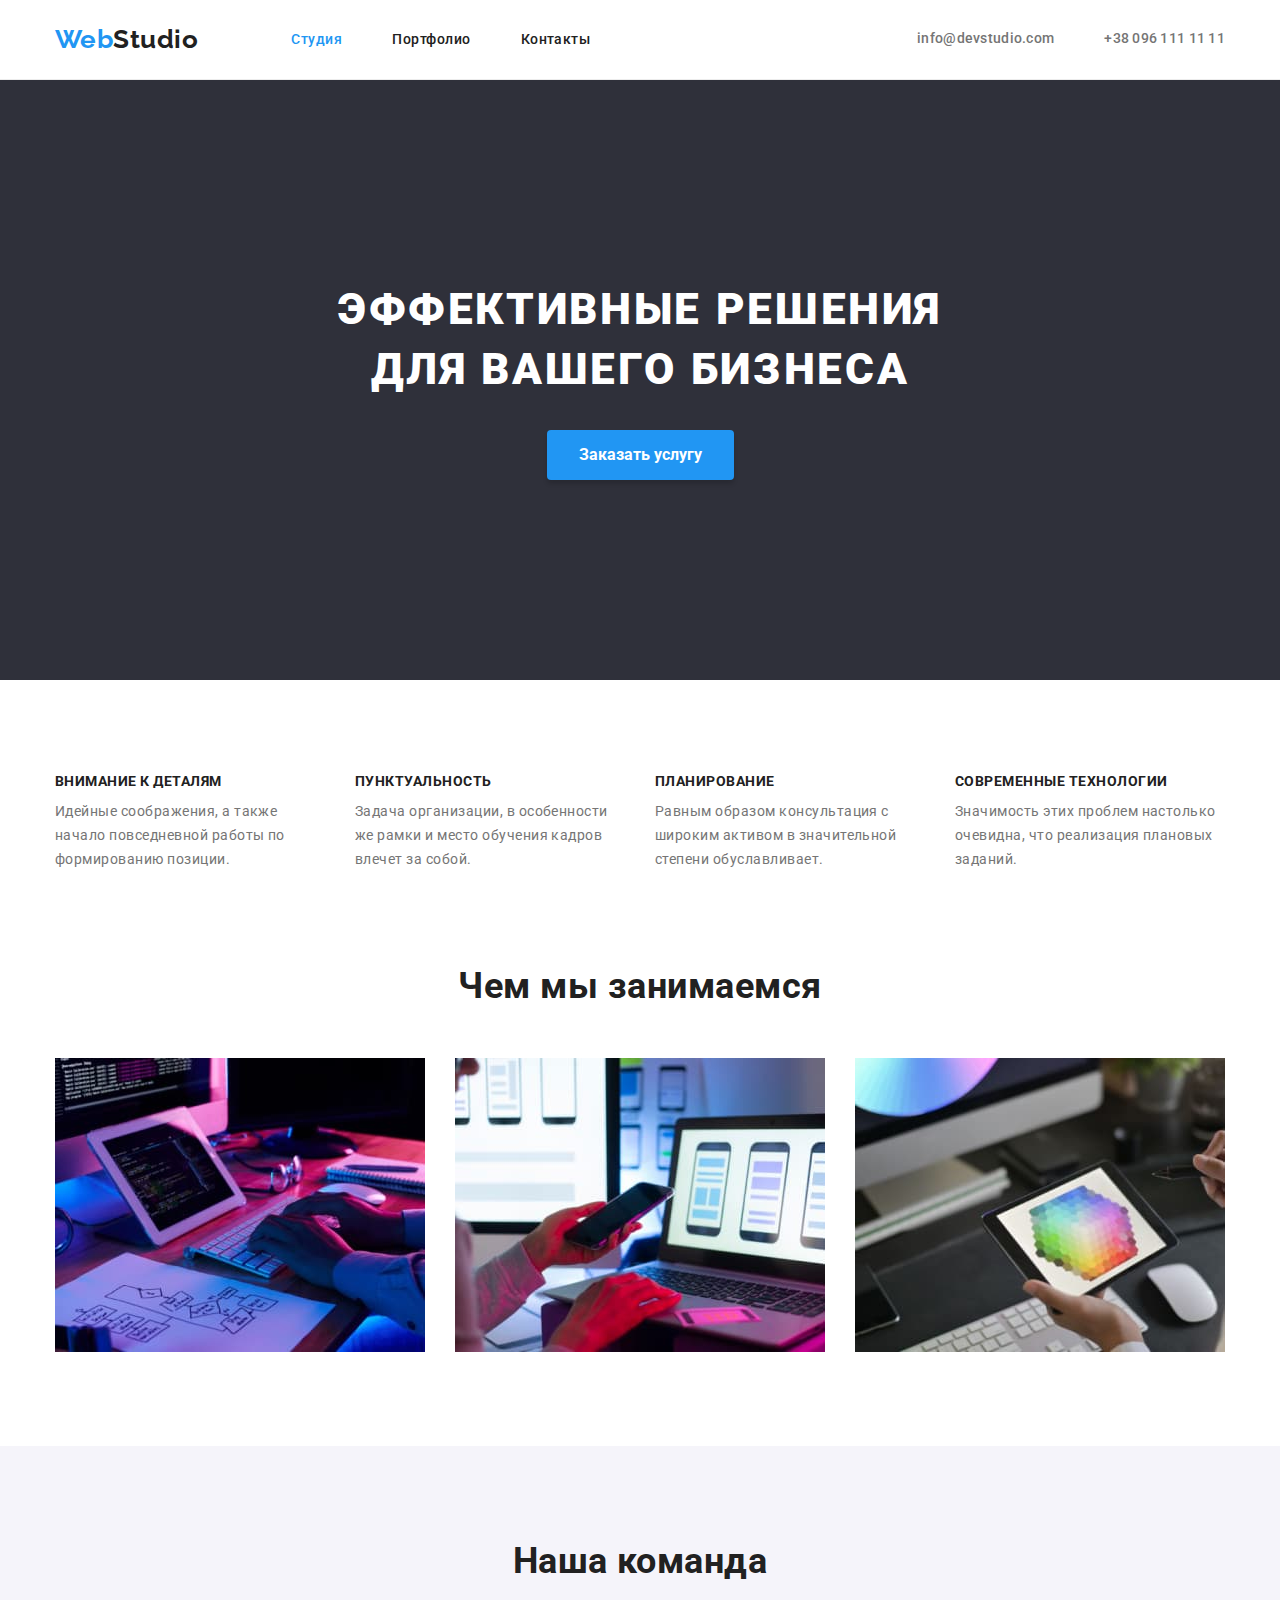
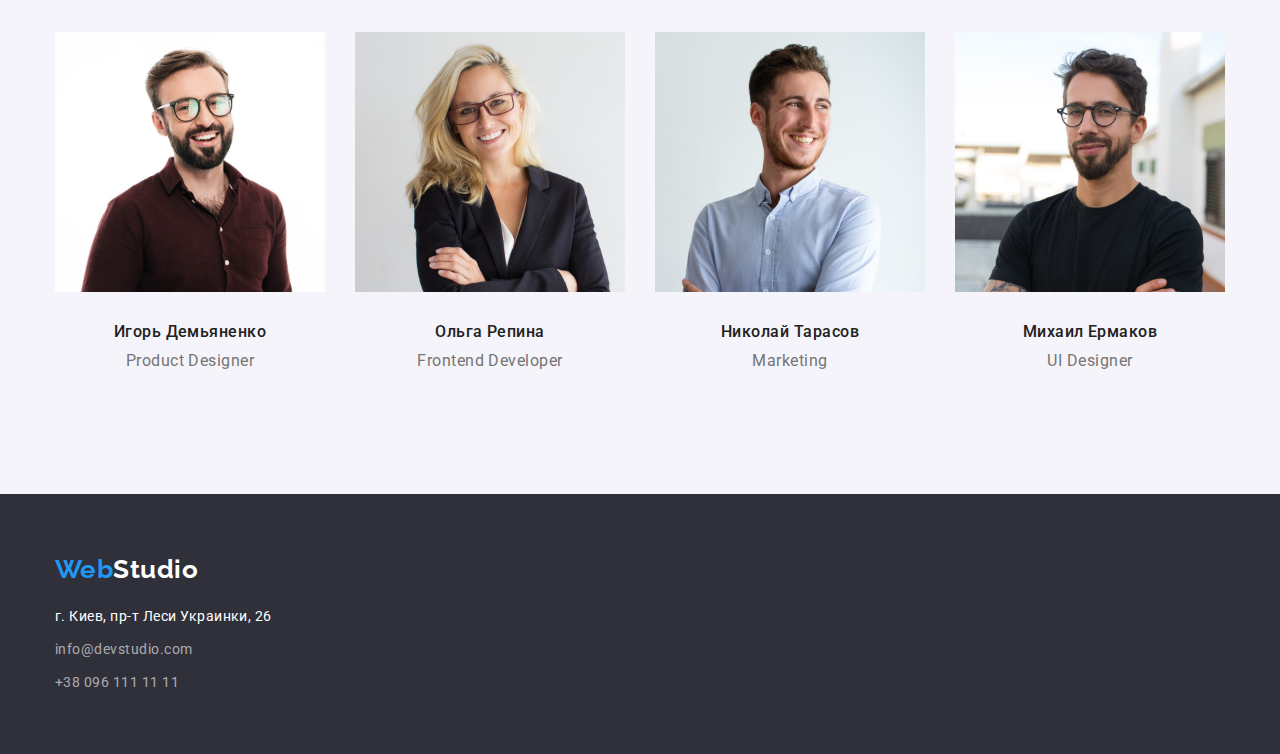
<file: index.html>
<!DOCTYPE html>
<html lang="ru">
  <head>
    <meta charset="UTF-8" />
    <meta http-equiv="X-UA-Compatible" content="IE=edge" />
    <meta name="viewport" content="width=device-width, initial-scale=1.0" />
    <title>Студия</title>
    <link rel="preconnect" href="https://fonts.googleapis.com" />
    <link rel="preconnect" href="https://fonts.gstatic.com" crossorigin />
    <link
      href="https://fonts.googleapis.com/css2?family=Raleway:wght@700&family=Roboto:wght@400;500;700;900&display=swap"
      rel="stylesheet"
    />
    <link
      rel="stylesheet"
      href="https://cdnjs.cloudflare.com/ajax/libs/modern-normalize/1.1.0/modern-normalize.min.css"
    />
    <link rel="stylesheet" href="./css/styles.css" />
  </head>

  <body>
    <!--главный блок навигации-->
    <!--Header-->

    <header class="header">
      <div class="container">
        <a href="" class="logo"><span class="logo-accent">Web</span>Studio</a>

        <nav class="site-nav">
          <ul class="header-list list">
            <li class="header-link">
              <a href="./index.html" class="link current">Студия</a>
            </li>
            <li class="header-link">
              <a href="./portfolio.html" class="link">Портфолио</a>
            </li>
            <li class="header-link">
              <a href="" class="link">Контакты</a>
            </li>
          </ul>
        </nav>

        <!--Contact list-->
        <ul class="contact list">
          <li class="contact-item">
            <a href="mailto:info@devstudio.com" class="link"
              >info@devstudio.com</a
            >
          </li>
          <li class="contact-item">
            <a href="tel:+380961111111" class="link">+38 096 111 11 11</a>
          </li>
        </ul>
      </div>
    </header>

    <!-- hero -->
    <main>
      <section class="hero">
        <div class="container">
          <h1 class="hero-title">Эффективные решения для вашего бизнеса</h1>
          <button type="button" class="hero-button">Заказать услугу</button>
        </div>
      </section>

      <!-- Features -->
      <section class="features">
        <!--to hide h2-->
        <h2 style="display: none">Наши особенности</h2>
        <div class="container">
          <ul class="features-list list">
            <li class="features-item">
              <h3 class="features-title">Внимание к деталям</h3>
              <p class="features-text">
                Идейные соображения, а также начало повседневной работы по
                формированию позиции.
              </p>
            </li>

            <li class="features-item">
              <h3 class="features-title">Пунктуальность</h3>
              <p class="features-text">
                Задача организации, в особенности же рамки и место обучения
                кадров влечет за собой.
              </p>
            </li>

            <li class="features-item">
              <h3 class="features-title">Планирование</h3>
              <p class="features-text">
                Равным образом консультация с широким активом в значительной
                степени обуславливает.
              </p>
            </li>

            <li class="features-item">
              <h3 class="features-title">Современные технологии</h3>
              <p class="features-text">
                Значимость этих проблем настолько очевидна, что реализация
                плановых заданий.
              </p>
            </li>
          </ul>
        </div>
      </section>

      <!-- Photos -->
      <section class="section">
        <div class="container">
          <h2 class="section-title">Чем мы занимаемся</h2>

          <ul class="cards-list list">
            <li class="card-item">
              <img
                src="./images/img_1.jpg"
                alt="Работа на компьютере"
                width="370"
              />
            </li>
            <li class="card-item">
              <img
                src="./images/img_2.jpg"
                alt="Работа на компьютере и телефоне"
                width="370"
              />
            </li>
            <li class="card-item">
              <img
                src="./images/img_3.jpg"
                alt="Работа на компьютере и планшете"
                width="370"
              />
            </li>
          </ul>
        </div>
      </section>

      <!--Our team-->
      <section class="team section">
        <div class="container">
          <h2 class="section-title">Наша команда</h2>
          <ul class="team-member-list list">
            <li class="team-member-item">
              <img
                class="member-photo"
                src="./images/img_product_designer.jpg"
                alt="Product Designer"
                width="270"
              /> 
              <div class="member-info">
              <h3 class="team-member-name">Игорь Демьяненко</h3>
              <p lang="en" class="team-member-position">Product Designer</p>
            </li>
            <li class="team-member-item">
              <img
                class="member-photo"
                src="./images/img_frontend_developer.jpg"
                alt="Frontend Developer"
                width="270"
              /> 
              <div class="member-info">
              <h3 class="team-member-name">Ольга Репина</h3>
              <p lang="en" class="team-member-position">Frontend Developer</p>
              </div>
            </li>
            <li class="team-member-item">
              <img
                class="member-photo"
                src="./images/img_marketing.jpg"
                alt="Marketing"
                width="270"
              /> 
              <div class="member-info">
              <h3 class="team-member-name">Николай Тарасов</h3>
              <p lang="en" class="team-member-position">Marketing</p>
              </div>
            </li>
            <li class="team-member-item">
              <img
                class="member-photo"
                src="./images/img_ui_designer.jpg"
                alt="UI Designer"
                width="270"
              /> 
              <div class="member-info">
              <h3 class="team-member-name">Михаил Ермаков</h3>
              <p lang="en" class="team-member-position">UI Designer</p> 
            </div>
            </li>
          </ul>
        </div>
      </section>
    </main>

    <!-- Footer -->
    <footer class="footer">
      <div class="container">
        <a href="" class="logo"> <span class="logo-accent">Web</span>Studio </a>
        <!-- Footer contacts -->
        <address class="address">г. Киев, пр-т Леси Украинки, 26</address>

        <ul class="ft-contact list">
          <li class="ft-contact-item">
            <a href="mailto:info@devstudio.com" class="link">
              info@devstudio.com
            </a>
          </li>
          <li class="ft-contact-item">
            <a href="tel:+380961111111" class="link">+38 096 111 11 11</a>
          </li>
        </ul>
      </div>
    </footer>
  </body>
</html>
</file>
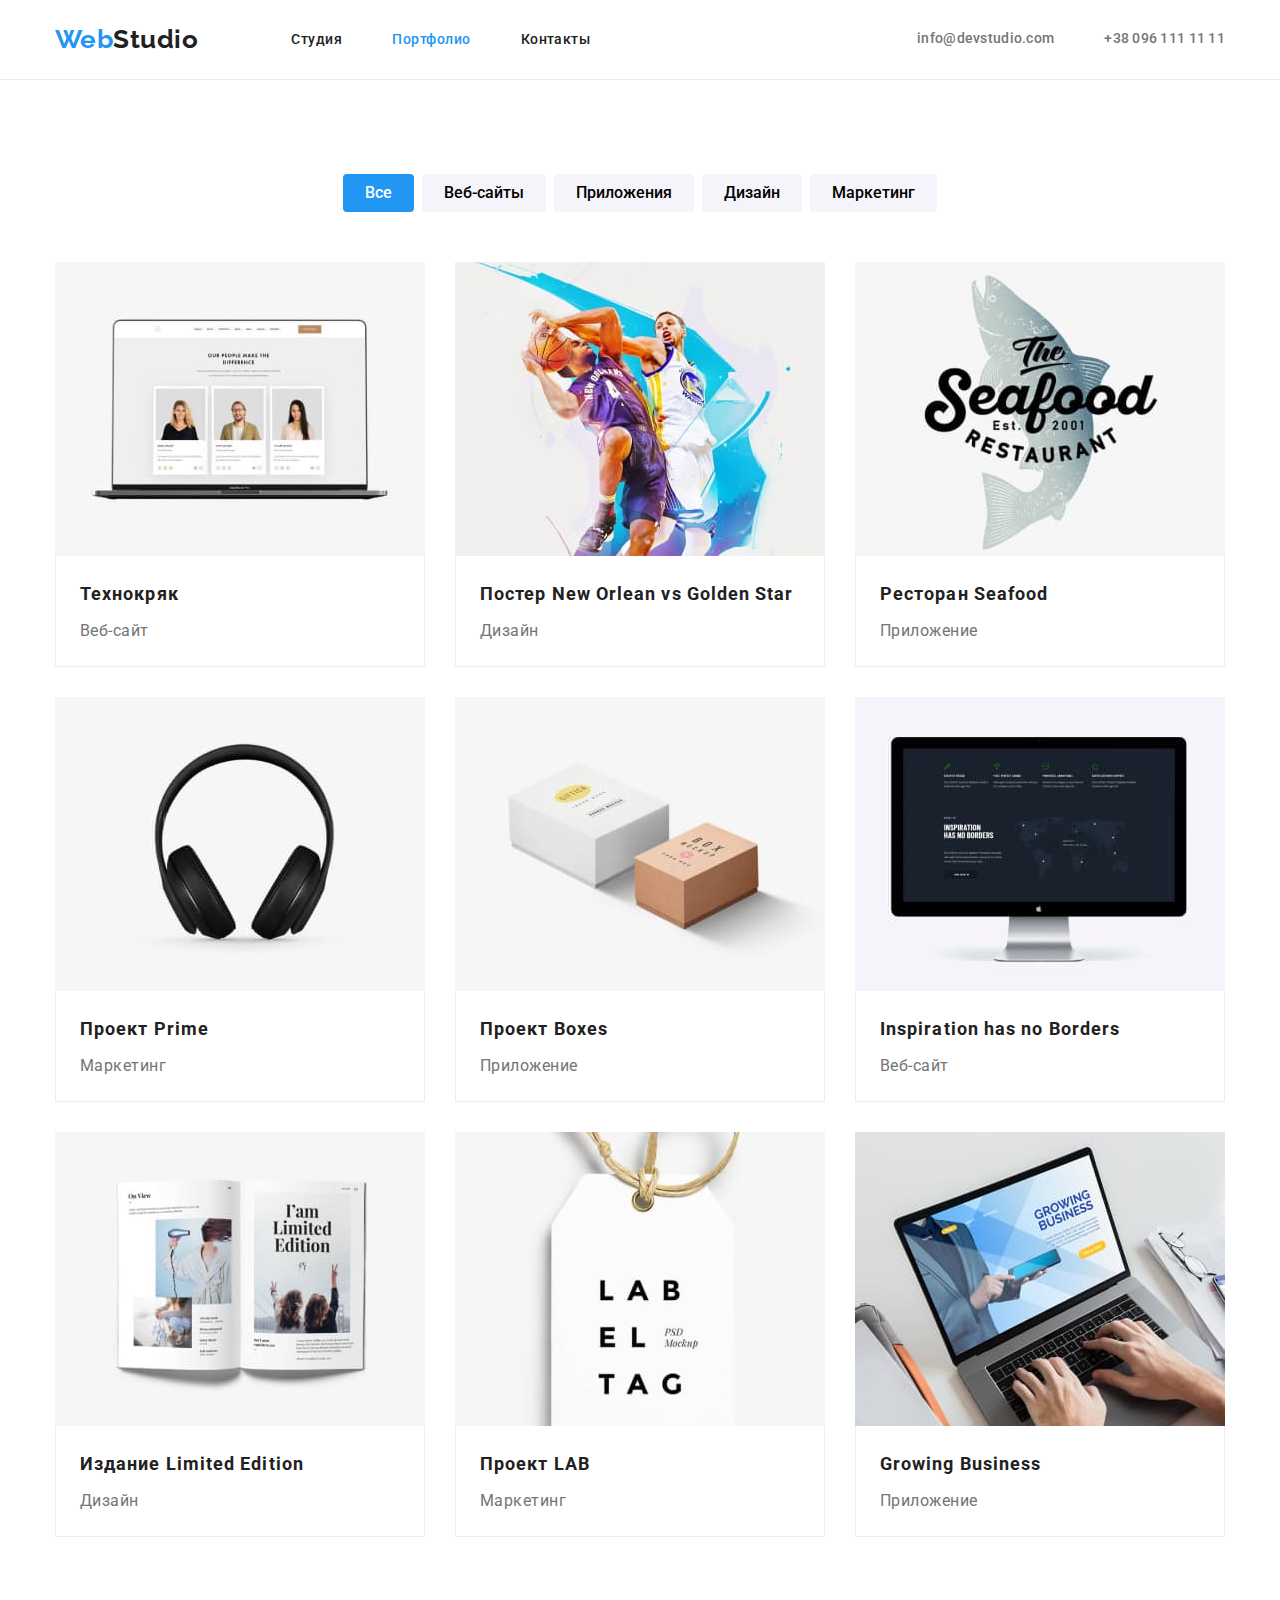
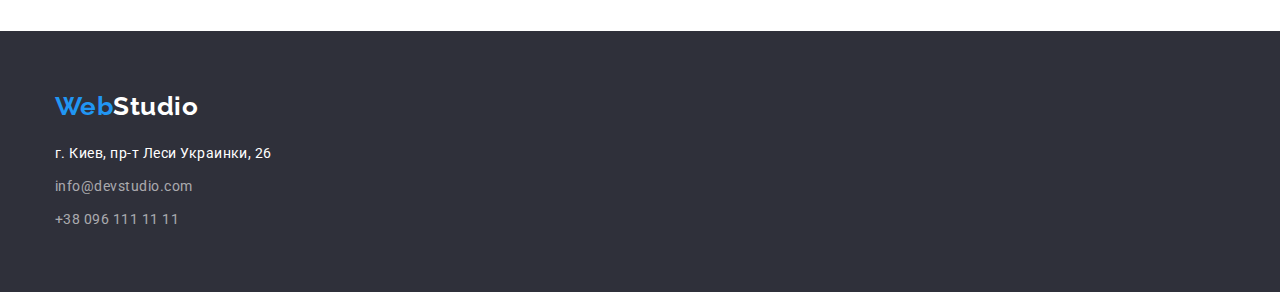
<file: portfolio.html>
<!DOCTYPE html>
<html lang="ru">
  <head>
    <meta charset="UTF-8" />
    <meta http-equiv="X-UA-Compatible" content="IE=edge" />
    <meta name="viewport" content="width=device-width, initial-scale=1.0" />
    <title>Портфолио</title>
    <link rel="preconnect" href="https://fonts.googleapis.com" />
    <link rel="preconnect" href="https://fonts.gstatic.com" crossorigin />
    <link
      href="https://fonts.googleapis.com/css2?family=Raleway:wght@700&family=Roboto:wght@400;500;700;900&display=swap"
      rel="stylesheet"
    />
    <link
      rel="stylesheet"
      href="https://cdnjs.cloudflare.com/ajax/libs/modern-normalize/1.1.0/modern-normalize.min.css"
    />
    <link rel="stylesheet" href="./css/styles.css" />
  </head>
  <body>
    <!--главный блок навигации-->
    <!--Header-->

    <header class="header">
      <div class="container">
        <a href="" class="logo"><span class="logo-accent">Web</span>Studio</a>

        <nav class="site-nav">
          <ul class="header-list list">
            <li class="header-link">
              <a href="./index.html" class="link">Студия</a>
            </li>
            <li class="header-link">
              <a href="./portfolio.html" class="link current">Портфолио</a>
            </li>
            <li class="header-link">
              <a href="" class="link">Контакты</a>
            </li>
          </ul>
        </nav>
        <!--Contact list-->
        <ul class="contact list">
          <li class="contact-item">
            <a href="mailto:info@devstudio.com" class="link"
              >info@devstudio.com</a
            >
          </li>
          <li class="contact-item">
            <a href="tel:+380961111111" class="link">+38 096 111 11 11</a>
          </li>
        </ul>
      </div>
    </header>
    <!-- Filters -->

    <main>
      <!--to hide h1-->
      <h1 style="display: none">Портфолио</h1>

      <!-- Projects -->
      <section class="section">
        <div class="container">
          <ul class="filter-list list">
            <li class="list-item">
              <button type="button" class="button current">Все</button>
            </li>
            <li class="list-item">
              <button type="button" class="button">Веб-сайты</button>
            </li>
            <li class="list-item">
              <button type="button" class="button">Приложения</button>
            </li>
            <li class="list-item">
              <button type="button" class="button">Дизайн</button>
            </li>
            <li class="list-item">
              <button type="button" class="button">Маркетинг</button>
            </li>
          </ul>

          <ul class="project-list list">
            <li class="project">
              <img
                src="./images/technokryak.jpg"
                alt="Технокряк"
                class="project-photo"
                width="370"
              />
              <div class="project-info">
                <h2 class="project-title">Технокряк</h2>
                <p class="project-item">Веб-сайт</p>
              </div>
            </li>

            <li class="project">
              <img
                src="./images/poster.jpg"
                alt="Постер New Orlean vs Golden Star"
                class="project-photo"
                width="370"
              />
              <div class="project-info">
                <h2 class="project-title">Постер New Orlean vs Golden Star</h2>
                <p class="project-item">Дизайн</p>
              </div>
            </li>

            <li class="project">
              <img
                src="./images/restaurant.jpg"
                alt="Ресторан Seafood"
                class="project-photo"
                width="370"
              />
              <div class="project-info">
                <h2 class="project-title">Ресторан Seafood</h2>
                <p class="project-item">Приложение</p>
              </div>
            </li>

            <li class="project">
              <img
                src="./images/project_prime.jpg"
                alt="Проект Prime"
                class="project-photo"
                width="370"
              />
              <div class="project-info">
                <h2 class="project-title">Проект Prime</h2>
                <p class="project-item">Маркетинг</p>
              </div>
            </li>

            <li class="project">
              <img
                src="./images/project_boxes.jpg"
                alt="Проект Boxes"
                class="project-photo"
                width="370"
              />
              <div class="project-info">
                <h2 class="project-title">Проект Boxes</h2>
                <p class="project-item">Приложение</p>
              </div>
            </li>

            <li class="project">
              <img
                src="./images/inspiration.jpg"
                alt="Inspiration has no Borders"
                class="project-photo"
                width="370"
              />
              <div class="project-info">
                <h2 lang="en" class="project-title">
                  Inspiration has no Borders
                </h2>
                <p class="project-item">Веб-сайт</p>
              </div>
            </li>

            <li class="project">
              <img
                src="./images/limited_edition.jpg"
                alt="Издание Limited Edition"
                class="project-photo"
                width="370"
              />
              <div class="project-info">
                <h2 class="project-title">Издание Limited Edition</h2>
                <p class="project-item">Дизайн</p>
              </div>
            </li>

            <li class="project">
              <img
                src="./images/project_lab.jpg"
                alt="Проект LAB"
                class="project-photo"
                width="370"
              />
              <div class="project-info">
                <h2 class="project-title">Проект LAB</h2>
                <p class="project-item">Маркетинг</p>
              </div>
            </li>

            <li class="project">
              <img
                src="./images/growing_business.jpg"
                alt="Growing Business"
                class="project-photo"
                width="370"
              />
              <div class="project-info">
                <h2 lang="en" class="project-title">Growing Business</h2>
                <p class="project-item">Приложение</p>
              </div>
            </li>
          </ul>
        </div>
      </section>
    </main>

    <!-- Footer -->
    <footer class="footer">
      <div class="container">
        <a href="" class="logo"> <span class="logo-accent">Web</span>Studio </a>

        <!-- Footer contacts -->
        <address class="address">г. Киев, пр-т Леси Украинки, 26</address>

        <ul class="ft-contact list">
          <li class="ft-contact-item">
            <a href="mailto:info@devstudio.com" class="link">
              info@devstudio.com
            </a>
          </li>
          <li class="ft-contact-item">
            <a href="tel:+380961111111" class="link">+38 096 111 11 11</a>
          </li>
        </ul>
      </div>
    </footer>
  </body>
</html>
</file>
<file: css/styles.css>
:root {
  --primary-text-color: #212121;
  --secondary-text-color: #757575;
  --accent-color: #2196f3;
  --accent-background-color: #2196f3;
  --accent-white-color: #ffff;
}
html {
  box-sizing: border-box;
}
p,
h1,
h2,
h3 {
  margin: 0;
}
ul,
ol {
  margin: 0;
  padding-left: 0;
}

img {
  display: block;
}

body {
  color: var(--primary-text-color);
  font-family: "Roboto", sans-serif;
  letter-spacing: 0.03em;
  background-color: #fff;
}

.container {
  width: 1200px;
  margin: 0 auto;
  padding: 0 15px;
}
.section {
  padding: 94px 0;
}

/* to delete all markers */
.list {
  padding: 0;
  margin: 0;
  list-style: none;
}
/* Buttons */
.button {
  font-family: inherit;
  font-weight: 500;
  font-size: 16px;
  line-height: 1.63;
  background: #f5f4fa;
  border-radius: 4px;
  border: 1px transparent;
  cursor: pointer;
  padding: 6px 22px;
}
button:focus,
button:hover {
  color: #fff;
  background-color: var(--accent-background-color);
}

/* all links style */
.link {
  font-weight: 500;
  font-size: 14px;
  line-height: 1.14;
  text-decoration: none;
  color: var(--primary-text-color);
}

/* header */
.header {
  border-bottom: 1px solid #ececec;
  padding: 24px 0;
}

.header .link.current {
  color: var(--accent-color);
}

.header .logo {
  margin-right: 93px;
}
.logo {
  font-family: "Raleway";
  font-weight: 700;
  font-size: 26px;
  line-height: 1.19;
  text-decoration: none;
  color: var(--primary-text-color);
}

.logo-accent {
  color: #2196f3;
}

.logo:hover,
.logo:focus {
  text-decoration-color: var(--accent-color);
}

.header .container {
  display: flex;
  align-items: center;
}

.header-list {
  display: flex;
  align-items: center;
}
.header-link:not(:last-child) {
  margin-right: 50px;
}

/* contacts section */
.contact {
  margin-left: auto;
  display: flex;
  justify-content: flex-end;
}
.contact-item {
  font-weight: 500;
  font-size: 14px;
  line-height: 1.14;
  letter-spacing: 0.02em;
  color: var(--secondary-text-color);
}
.contact-item .link {
  color: var(--secondary-text-color);
}

.contact-item:not(:last-child) {
  margin-right: 50px;
}

/* Footer */
.footer {
  background-color: #2f303a;
  padding: 60px 0;
}

.footer .logo {
  color: var(--accent-white-color);
  margin-bottom: 20px;
  display: inline-block;
}
.address {
  font-style: normal;
  font-size: 14px;
  line-height: 1.71;
  color: var(--accent-white-color);
  margin-bottom: 9px;
}

.footer .link {
  font-size: 14px;
  line-height: 1.71;
  font-weight: inherit;
  color: rgba(255, 255, 255, 0.6);
}

.ft-contact-item:not(:last-child) {
  margin-bottom: 9px;
}
/* ------------Portfolio.html------------ */

.filter-list .button.current {
  color: #fff;
  background-color: var(--accent-background-color);
}
.filter-list {
  display: flex;
  justify-content: center;
  margin-bottom: 50px;
}
.list-item:not(:last-child) {
  margin-right: 8px;
}

/* Projects section */
.project-list {
  display: flex;
  flex-wrap: wrap;
  margin: -15px;
}
.project {
  flex-basis: calc(100% / 3 - 30px);
  margin: 15px;
}
.project-title {
  font-weight: 700;
  font-size: 18px;
  line-height: 2;
  letter-spacing: 0.06em;
  color: var(--primary-text-color);
  margin-bottom: 4px;
}
.project-item {
  color: var(--secondary-text-color);
  line-height: 1.88;
}
.project-info {
  border: 1px solid #eeeeee;
  border-top: none;
  padding: 20px 24px;
}
/*---------------Index.html-------------- */
/* hero */
.hero {
  background-color: #2f303a;
  padding: 200px 0;
  text-align: center;
}
.hero-title {
  width: 696px;
  font-weight: 900;
  font-size: 44px;
  line-height: 1.36;
  text-align: center;
  letter-spacing: 0.06em;
  text-transform: uppercase;
  color: #ffffff;
  margin-left: auto;
  margin-right: auto;
  margin-bottom: 30px;
}
.hero-button {
  font-family: inherit;
  font-weight: 700;
  font-size: 16px;
  line-height: 1.88;
  background: var(--accent-background-color);
  box-shadow: 0px 4px 4px rgba(0, 0, 0, 0.15);
  border-radius: 4px;
  color: var(--accent-white-color);
  padding: 10px 32px;
  border: none;
}
.hero-button:hover,
.hero-button:focus {
  background: #188ce8;
  cursor: pointer;
}

/* Features */
.features {
  padding-top: 94px;
}
.features-list {
  padding-bottom: none;
  display: flex;
  flex-wrap: wrap;
  margin: -15px;
}
.features-item {
  flex-basis: calc(100% / 4 - 30px);
  margin: 15px;
}
.features-title {
  font-weight: 700;
  font-size: 14px;
  line-height: 1.14;
  text-transform: uppercase;
  margin-bottom: 10px;
}
.features-text {
  font-size: 14px;
  line-height: 1.71;
  color: var(--secondary-text-color);
}
.section-title {
  font-weight: 700;
  font-size: 36px;
  line-height: 1.17;
  margin-bottom: 50px;
  text-align: center;
}

/* Photos */
.cards-list,
.team-member-list {
  display: flex;
  flex-wrap: wrap;
  margin: -15px;
}
.card-item {
  flex-basis: calc(100% / 3 - 30px);
  margin: 15px;
}

/* our team */
.team-member-list {
  display: flex;
  flex-wrap: wrap;
  margin: -15px;
}
.team-member-item {
  flex-basis: calc(100% / 4 - 30px);
  margin: 15px;
  text-align: center;
}
.team {
  background-color: #f5f4fa;
}
.team-member-name {
  font-weight: 500;
  font-size: 16px;
  line-height: 19px;
  margin-bottom: 10px;
}
.team-member-position {
  line-height: 1.19;
  color: var(--secondary-text-color);
}
.member-info {
  padding: 30px;
}
.link:hover,
.link:focus {
  color: var(--accent-color);
}
</file>
